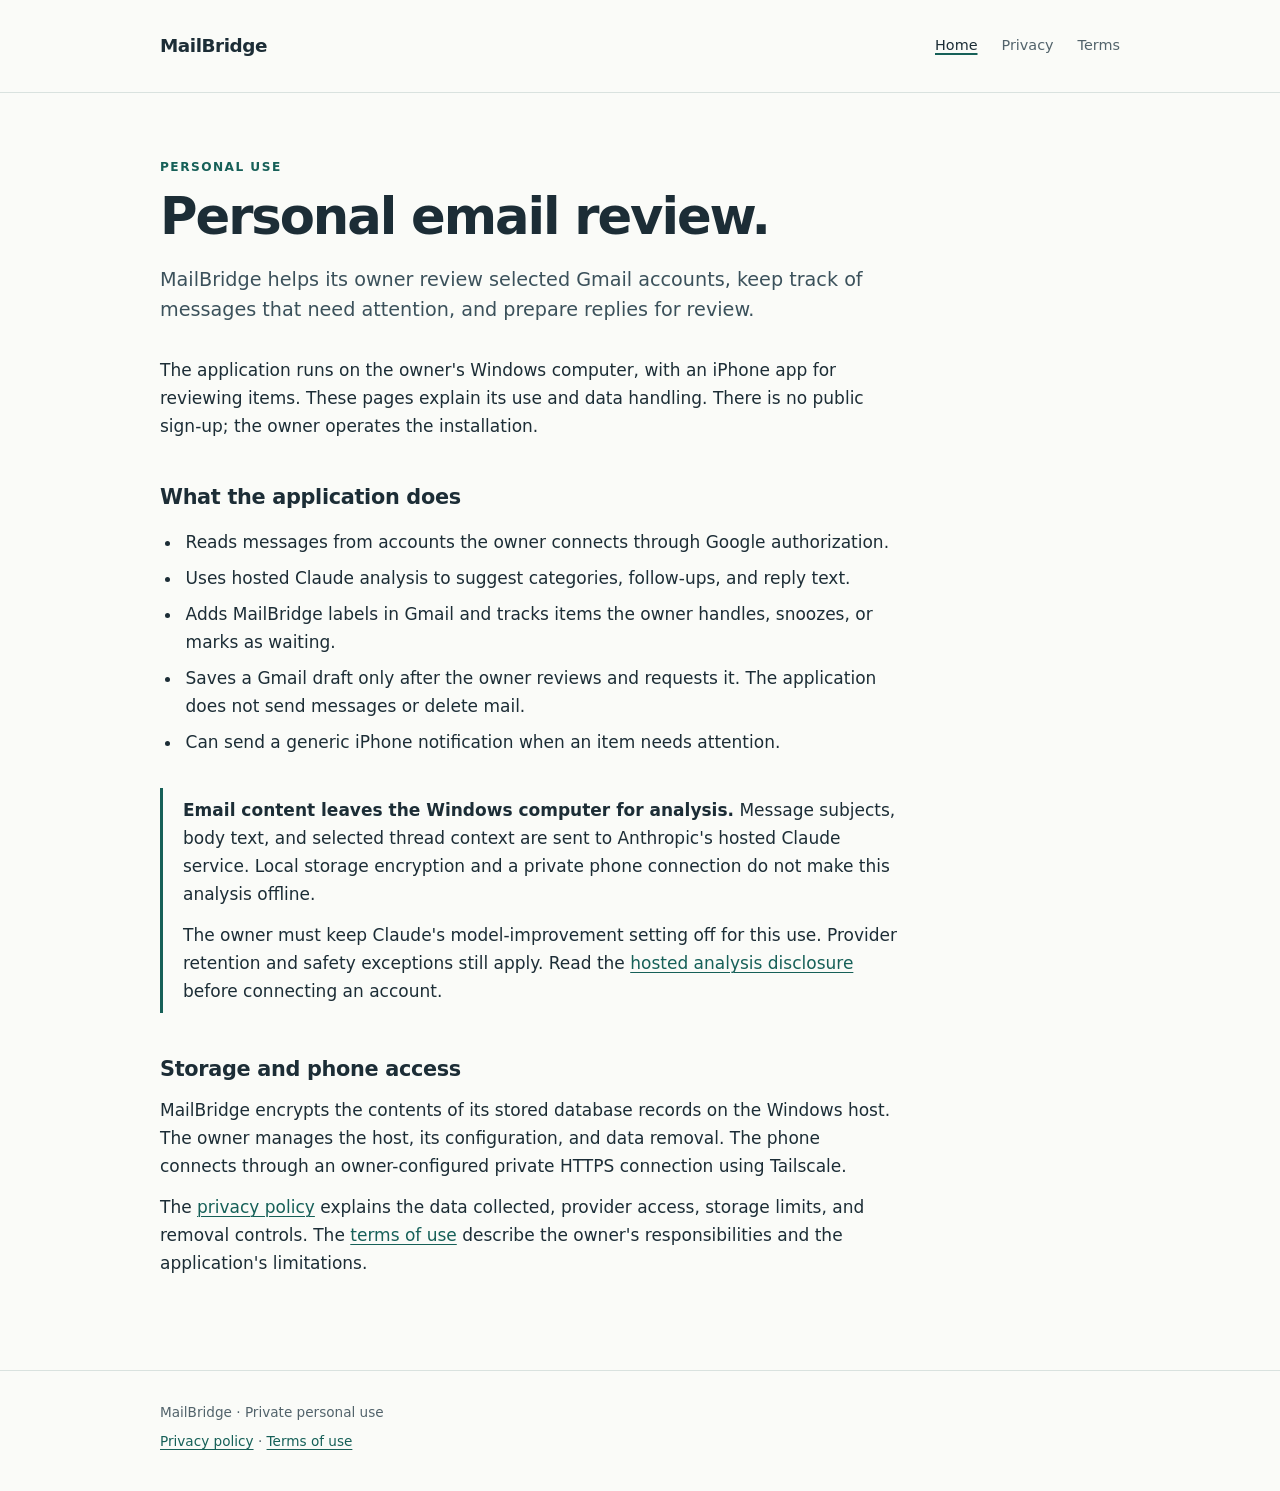
<file: index.html>
<!doctype html>
<html lang="en">
<head>
  <meta charset="utf-8">
  <meta name="viewport" content="width=device-width, initial-scale=1">
  <meta name="description" content="How MailBridge works and how it handles data for private, personal Gmail use.">
  <title>MailBridge | Personal email review</title>
  <link rel="stylesheet" href="styles.css">
</head>
<body>
  <a class="skip" href="#main">Skip to content</a>
  <header><div class="shell header-row"><a class="brand" href="index.html">MailBridge</a><nav aria-label="Main"><a href="index.html" aria-current="page">Home</a><a href="privacy.html">Privacy</a><a href="terms.html">Terms</a></nav></div></header>
  <div class="shell"><main id="main">
    <p class="eyebrow">Personal use</p>
    <h1>Personal email review.</h1>
    <p class="lead">MailBridge helps its owner review selected Gmail accounts, keep track of messages that need attention, and prepare replies for review.</p>
    <p>The application runs on the owner's Windows computer, with an iPhone app for reviewing items. These pages explain its use and data handling. There is no public sign-up; the owner operates the installation.</p>
    <h2>What the application does</h2>
    <ul>
      <li>Reads messages from accounts the owner connects through Google authorization.</li>
      <li>Uses hosted Claude analysis to suggest categories, follow-ups, and reply text.</li>
      <li>Adds MailBridge labels in Gmail and tracks items the owner handles, snoozes, or marks as waiting.</li>
      <li>Saves a Gmail draft only after the owner reviews and requests it. The application does not send messages or delete mail.</li>
      <li>Can send a generic iPhone notification when an item needs attention.</li>
    </ul>
    <div class="note">
      <p><strong>Email content leaves the Windows computer for analysis.</strong> Message subjects, body text, and selected thread context are sent to Anthropic's hosted Claude service. Local storage encryption and a private phone connection do not make this analysis offline.</p>
      <p>The owner must keep Claude's model-improvement setting off for this use. Provider retention and safety exceptions still apply. Read the <a href="privacy.html#hosted-analysis">hosted analysis disclosure</a> before connecting an account.</p>
    </div>
    <h2>Storage and phone access</h2>
    <p>MailBridge encrypts the contents of its stored database records on the Windows host. The owner manages the host, its configuration, and data removal. The phone connects through an owner-configured private HTTPS connection using Tailscale.</p>
    <p>The <a href="privacy.html">privacy policy</a> explains the data collected, provider access, storage limits, and removal controls. The <a href="terms.html">terms of use</a> describe the owner's responsibilities and the application's limitations.</p>
  </main></div>
  <footer><div class="shell"><p>MailBridge · Private personal use</p><p><a href="privacy.html">Privacy policy</a> · <a href="terms.html">Terms of use</a></p></div></footer>
</body>
</html>
</file>
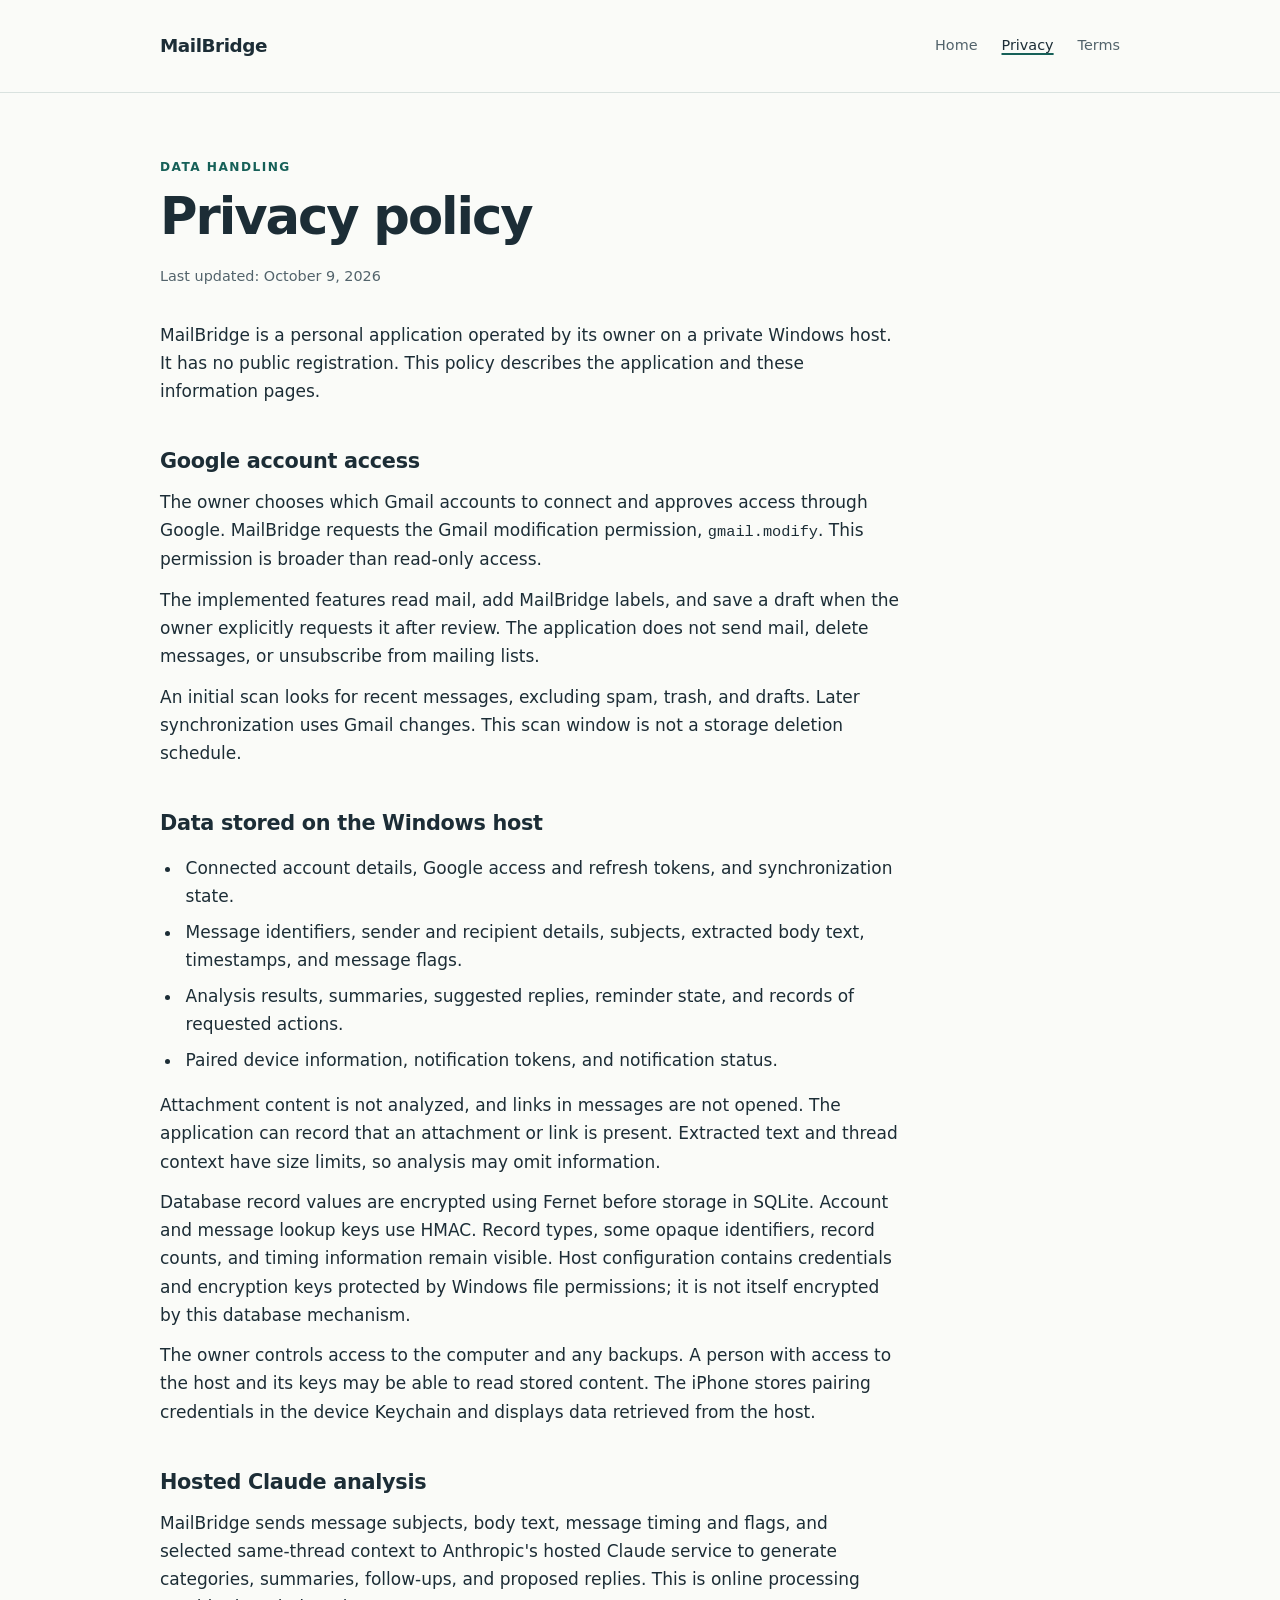
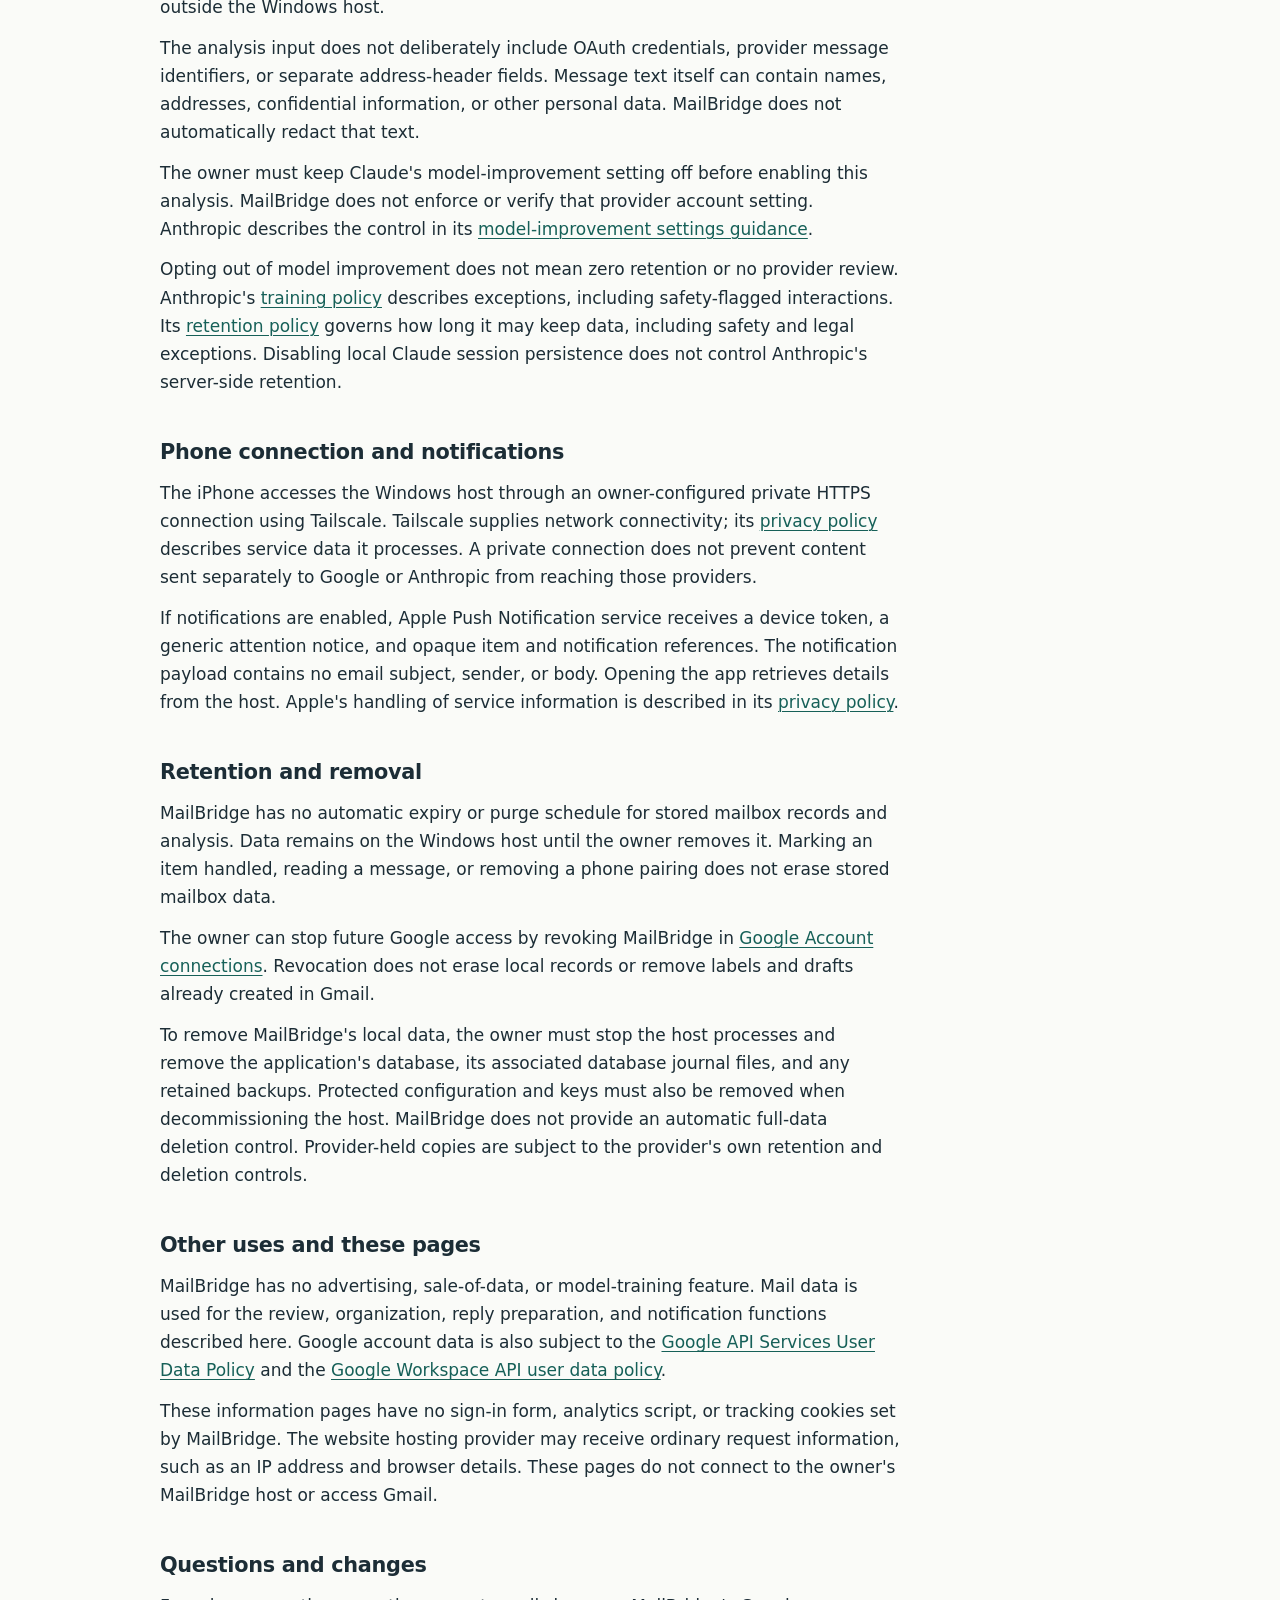
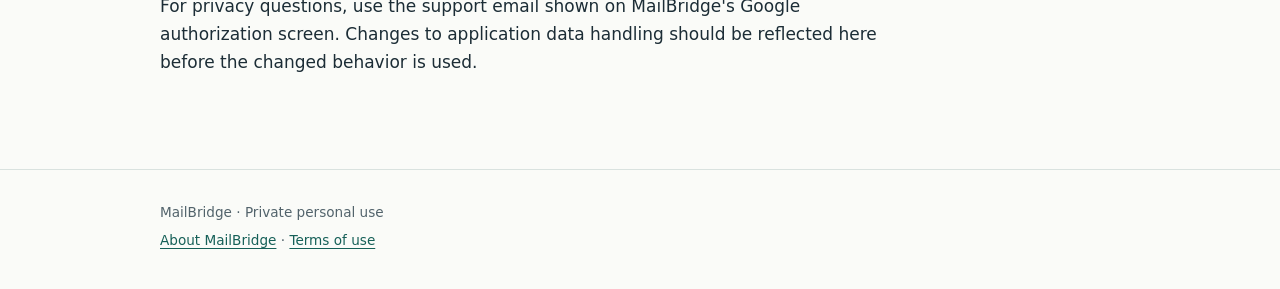
<file: privacy.html>
<!doctype html>
<html lang="en">
<head>
  <meta charset="utf-8">
  <meta name="viewport" content="width=device-width, initial-scale=1">
  <meta name="description" content="MailBridge's personal-use privacy policy: Gmail access, local storage, hosted analysis, notifications, and data removal.">
  <title>Privacy policy | MailBridge</title>
  <link rel="stylesheet" href="styles.css">
</head>
<body>
  <a class="skip" href="#main">Skip to content</a>
  <header><div class="shell header-row"><a class="brand" href="index.html">MailBridge</a><nav aria-label="Main"><a href="index.html">Home</a><a href="privacy.html" aria-current="page">Privacy</a><a href="terms.html">Terms</a></nav></div></header>
  <div class="shell"><main id="main">
    <p class="eyebrow">Data handling</p>
    <h1>Privacy policy</h1>
    <p class="date">Last updated: October 9, 2026</p>
    <p>MailBridge is a personal application operated by its owner on a private Windows host. It has no public registration. This policy describes the application and these information pages.</p>
    <h2>Google account access</h2>
    <p>The owner chooses which Gmail accounts to connect and approves access through Google. MailBridge requests the Gmail modification permission, <code>gmail.modify</code>. This permission is broader than read-only access.</p>
    <p>The implemented features read mail, add MailBridge labels, and save a draft when the owner explicitly requests it after review. The application does not send mail, delete messages, or unsubscribe from mailing lists.</p>
    <p>An initial scan looks for recent messages, excluding spam, trash, and drafts. Later synchronization uses Gmail changes. This scan window is not a storage deletion schedule.</p>
    <h2>Data stored on the Windows host</h2>
    <ul>
      <li>Connected account details, Google access and refresh tokens, and synchronization state.</li>
      <li>Message identifiers, sender and recipient details, subjects, extracted body text, timestamps, and message flags.</li>
      <li>Analysis results, summaries, suggested replies, reminder state, and records of requested actions.</li>
      <li>Paired device information, notification tokens, and notification status.</li>
    </ul>
    <p>Attachment content is not analyzed, and links in messages are not opened. The application can record that an attachment or link is present. Extracted text and thread context have size limits, so analysis may omit information.</p>
    <p>Database record values are encrypted using Fernet before storage in SQLite. Account and message lookup keys use HMAC. Record types, some opaque identifiers, record counts, and timing information remain visible. Host configuration contains credentials and encryption keys protected by Windows file permissions; it is not itself encrypted by this database mechanism.</p>
    <p>The owner controls access to the computer and any backups. A person with access to the host and its keys may be able to read stored content. The iPhone stores pairing credentials in the device Keychain and displays data retrieved from the host.</p>
    <h2 id="hosted-analysis">Hosted Claude analysis</h2>
    <p>MailBridge sends message subjects, body text, message timing and flags, and selected same-thread context to Anthropic's hosted Claude service to generate categories, summaries, follow-ups, and proposed replies. This is online processing outside the Windows host.</p>
    <p>The analysis input does not deliberately include OAuth credentials, provider message identifiers, or separate address-header fields. Message text itself can contain names, addresses, confidential information, or other personal data. MailBridge does not automatically redact that text.</p>
    <p>The owner must keep Claude's model-improvement setting off before enabling this analysis. MailBridge does not enforce or verify that provider account setting. Anthropic describes the control in its <a href="https://privacy.claude.com/en/articles/12109829-how-do-i-change-my-model-improvement-privacy-settings">model-improvement settings guidance</a>.</p>
    <p>Opting out of model improvement does not mean zero retention or no provider review. Anthropic's <a href="https://privacy.claude.com/en/articles/10023580-is-my-data-used-for-model-training">training policy</a> describes exceptions, including safety-flagged interactions. Its <a href="https://privacy.claude.com/en/articles/10023548-how-long-do-you-store-my-data">retention policy</a> governs how long it may keep data, including safety and legal exceptions. Disabling local Claude session persistence does not control Anthropic's server-side retention.</p>
    <h2>Phone connection and notifications</h2>
    <p>The iPhone accesses the Windows host through an owner-configured private HTTPS connection using Tailscale. Tailscale supplies network connectivity; its <a href="https://tailscale.com/privacy-policy">privacy policy</a> describes service data it processes. A private connection does not prevent content sent separately to Google or Anthropic from reaching those providers.</p>
    <p>If notifications are enabled, Apple Push Notification service receives a device token, a generic attention notice, and opaque item and notification references. The notification payload contains no email subject, sender, or body. Opening the app retrieves details from the host. Apple's handling of service information is described in its <a href="https://www.apple.com/legal/privacy/">privacy policy</a>.</p>
    <h2 id="retention">Retention and removal</h2>
    <p>MailBridge has no automatic expiry or purge schedule for stored mailbox records and analysis. Data remains on the Windows host until the owner removes it. Marking an item handled, reading a message, or removing a phone pairing does not erase stored mailbox data.</p>
    <p>The owner can stop future Google access by revoking MailBridge in <a href="https://myaccount.google.com/connections">Google Account connections</a>. Revocation does not erase local records or remove labels and drafts already created in Gmail.</p>
    <p>To remove MailBridge's local data, the owner must stop the host processes and remove the application's database, its associated database journal files, and any retained backups. Protected configuration and keys must also be removed when decommissioning the host. MailBridge does not provide an automatic full-data deletion control. Provider-held copies are subject to the provider's own retention and deletion controls.</p>
    <h2>Other uses and these pages</h2>
    <p>MailBridge has no advertising, sale-of-data, or model-training feature. Mail data is used for the review, organization, reply preparation, and notification functions described here. Google account data is also subject to the <a href="https://developers.google.com/terms/api-services-user-data-policy">Google API Services User Data Policy</a> and the <a href="https://developers.google.com/workspace/workspace-api-user-data-developer-policy">Google Workspace API user data policy</a>.</p>
    <p>These information pages have no sign-in form, analytics script, or tracking cookies set by MailBridge. The website hosting provider may receive ordinary request information, such as an IP address and browser details. These pages do not connect to the owner's MailBridge host or access Gmail.</p>
    <h2>Questions and changes</h2>
    <p>For privacy questions, use the support email shown on MailBridge's Google authorization screen. Changes to application data handling should be reflected here before the changed behavior is used.</p>
  </main></div>
  <footer><div class="shell"><p>MailBridge · Private personal use</p><p><a href="index.html">About MailBridge</a> · <a href="terms.html">Terms of use</a></p></div></footer>
</body>
</html>
</file>
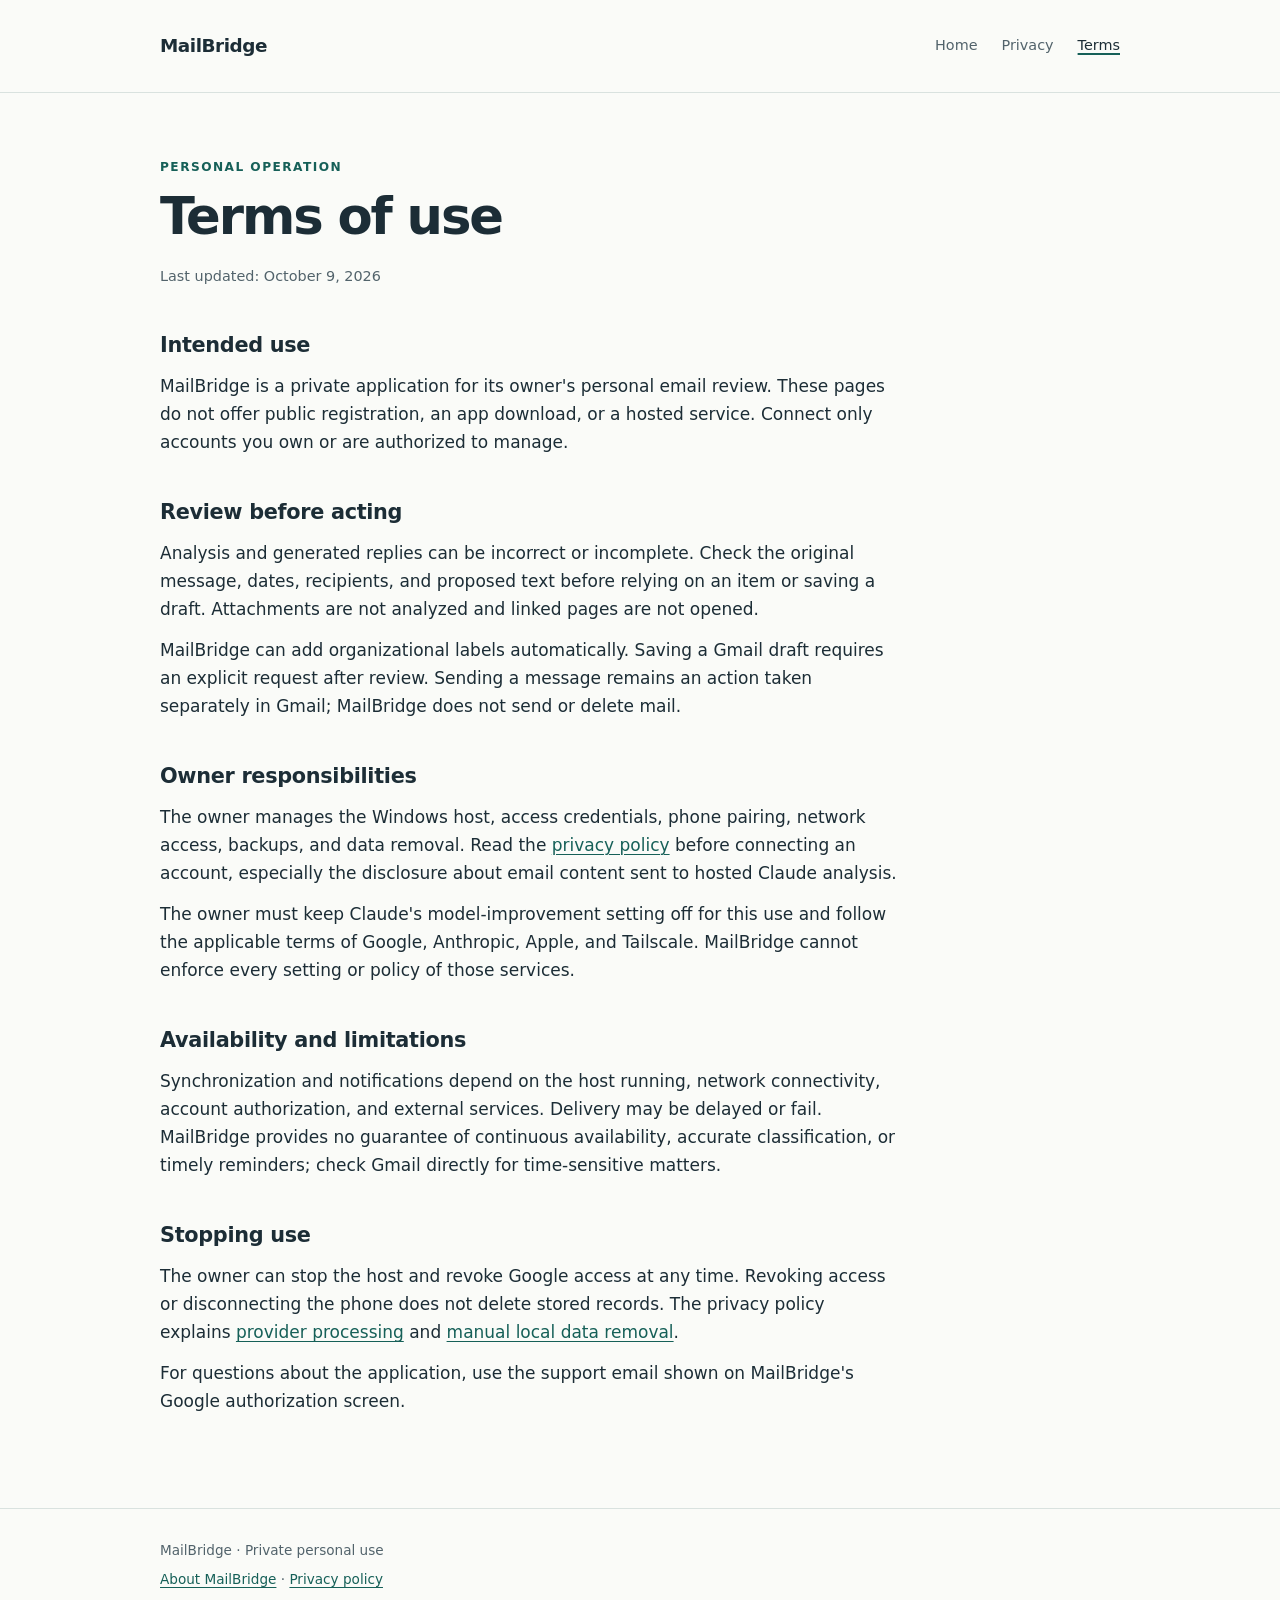
<file: terms.html>
<!doctype html>
<html lang="en">
<head>
  <meta charset="utf-8">
  <meta name="viewport" content="width=device-width, initial-scale=1">
  <meta name="description" content="Terms and practical limitations for MailBridge's private personal use.">
  <title>Terms of use | MailBridge</title>
  <link rel="stylesheet" href="styles.css">
</head>
<body>
  <a class="skip" href="#main">Skip to content</a>
  <header><div class="shell header-row"><a class="brand" href="index.html">MailBridge</a><nav aria-label="Main"><a href="index.html">Home</a><a href="privacy.html">Privacy</a><a href="terms.html" aria-current="page">Terms</a></nav></div></header>
  <div class="shell"><main id="main">
    <p class="eyebrow">Personal operation</p>
    <h1>Terms of use</h1>
    <p class="date">Last updated: October 9, 2026</p>
    <h2>Intended use</h2>
    <p>MailBridge is a private application for its owner's personal email review. These pages do not offer public registration, an app download, or a hosted service. Connect only accounts you own or are authorized to manage.</p>
    <h2>Review before acting</h2>
    <p>Analysis and generated replies can be incorrect or incomplete. Check the original message, dates, recipients, and proposed text before relying on an item or saving a draft. Attachments are not analyzed and linked pages are not opened.</p>
    <p>MailBridge can add organizational labels automatically. Saving a Gmail draft requires an explicit request after review. Sending a message remains an action taken separately in Gmail; MailBridge does not send or delete mail.</p>
    <h2>Owner responsibilities</h2>
    <p>The owner manages the Windows host, access credentials, phone pairing, network access, backups, and data removal. Read the <a href="privacy.html">privacy policy</a> before connecting an account, especially the disclosure about email content sent to hosted Claude analysis.</p>
    <p>The owner must keep Claude's model-improvement setting off for this use and follow the applicable terms of Google, Anthropic, Apple, and Tailscale. MailBridge cannot enforce every setting or policy of those services.</p>
    <h2>Availability and limitations</h2>
    <p>Synchronization and notifications depend on the host running, network connectivity, account authorization, and external services. Delivery may be delayed or fail. MailBridge provides no guarantee of continuous availability, accurate classification, or timely reminders; check Gmail directly for time-sensitive matters.</p>
    <h2>Stopping use</h2>
    <p>The owner can stop the host and revoke Google access at any time. Revoking access or disconnecting the phone does not delete stored records. The privacy policy explains <a href="privacy.html#hosted-analysis">provider processing</a> and <a href="privacy.html#retention">manual local data removal</a>.</p>
    <p>For questions about the application, use the support email shown on MailBridge's Google authorization screen.</p>
  </main></div>
  <footer><div class="shell"><p>MailBridge · Private personal use</p><p><a href="index.html">About MailBridge</a> · <a href="privacy.html">Privacy policy</a></p></div></footer>
</body>
</html>
</file>
<file: styles.css>
:root { color-scheme: light; --ink: #1c2d36; --muted: #52636b; --accent: #166058; --line: #d9e2df; --paper: #fafbf8; }
* { box-sizing: border-box; }
html { scroll-padding-top: 2rem; }
body { margin: 0; background: var(--paper); color: var(--ink); font: 17px/1.65 system-ui, -apple-system, BlinkMacSystemFont, "Segoe UI", sans-serif; }
a { color: var(--accent); text-underline-offset: .2em; text-decoration-thickness: 1px; overflow-wrap: anywhere; }
a:hover { text-decoration-thickness: 2px; }
a:focus-visible { outline: 3px solid #ad7815; outline-offset: 5px; border-radius: 2px; }
.skip { position: absolute; left: 1rem; top: -5rem; padding: .6rem 1rem; background: white; z-index: 1; }
.skip:focus { top: .5rem; }
.shell { width: min(100% - 3rem, 960px); margin-inline: auto; }
header { border-bottom: 1px solid var(--line); }
.header-row { display: flex; align-items: center; justify-content: space-between; gap: 1rem; min-height: 92px; }
.brand { font-size: 1.15rem; font-weight: 720; letter-spacing: -.025em; text-decoration: none; color: var(--ink); }
nav { display: flex; gap: 1.5rem; }
nav a { color: var(--muted); font-size: .9rem; text-decoration: none; padding-block: .6rem; }
nav a[aria-current="page"] { color: var(--ink); text-decoration: underline; text-decoration-color: var(--accent); text-decoration-thickness: 2px; }
main { max-width: 740px; padding-block: 4rem 5rem; }
.eyebrow { margin: 0 0 .7rem; font-size: .76rem; font-weight: 700; letter-spacing: .12em; text-transform: uppercase; color: var(--accent); }
h1 { margin: 0 0 1.2rem; font-size: clamp(2.1rem, 5vw, 3.2rem); font-weight: 650; line-height: 1.12; letter-spacing: -.04em; text-wrap: balance; }
.lead { font-size: 1.2rem; line-height: 1.55; color: #3b515b; margin-bottom: 2rem; }
h2 { margin: 2.7rem 0 .65rem; font-size: 1.3rem; font-weight: 650; line-height: 1.3; letter-spacing: -.015em; }
h3 { margin: 1.7rem 0 .4rem; font-size: 1.05rem; font-weight: 700; }
p { margin: .8rem 0; }
ul, ol { padding-left: 1.4rem; }
li { margin-block: .5rem; padding-left: .2rem; }
.note { border-left: 3px solid var(--accent); padding: .2rem 0 .2rem 1.25rem; margin-block: 2rem; }
.note p:first-child { margin-top: .3rem; }
.note p:last-child { margin-bottom: .3rem; }
.date { color: var(--muted); font-size: .9rem; margin-bottom: 2rem; }
code { font-size: .9em; overflow-wrap: anywhere; }
footer { padding-block: 1.5rem 2rem; border-top: 1px solid var(--line); color: var(--muted); font-size: .85rem; }
footer p { margin: .4rem 0; }
@media (max-width: 520px) { .shell { width: calc(100% - 2rem); } .header-row { min-height: 104px; align-items: flex-start; flex-direction: column; justify-content: center; gap: .25rem; } nav { gap: 1.4rem; } main { padding-block: 2.5rem 3rem; } .lead { font-size: 1.1rem; } }
@media print { body { background: white; color: black; font-size: 11pt; } .shell { width: 100%; } nav, .skip { display: none; } main { max-width: none; padding-block: 1rem; } h2 { break-after: avoid; } }
</file>
